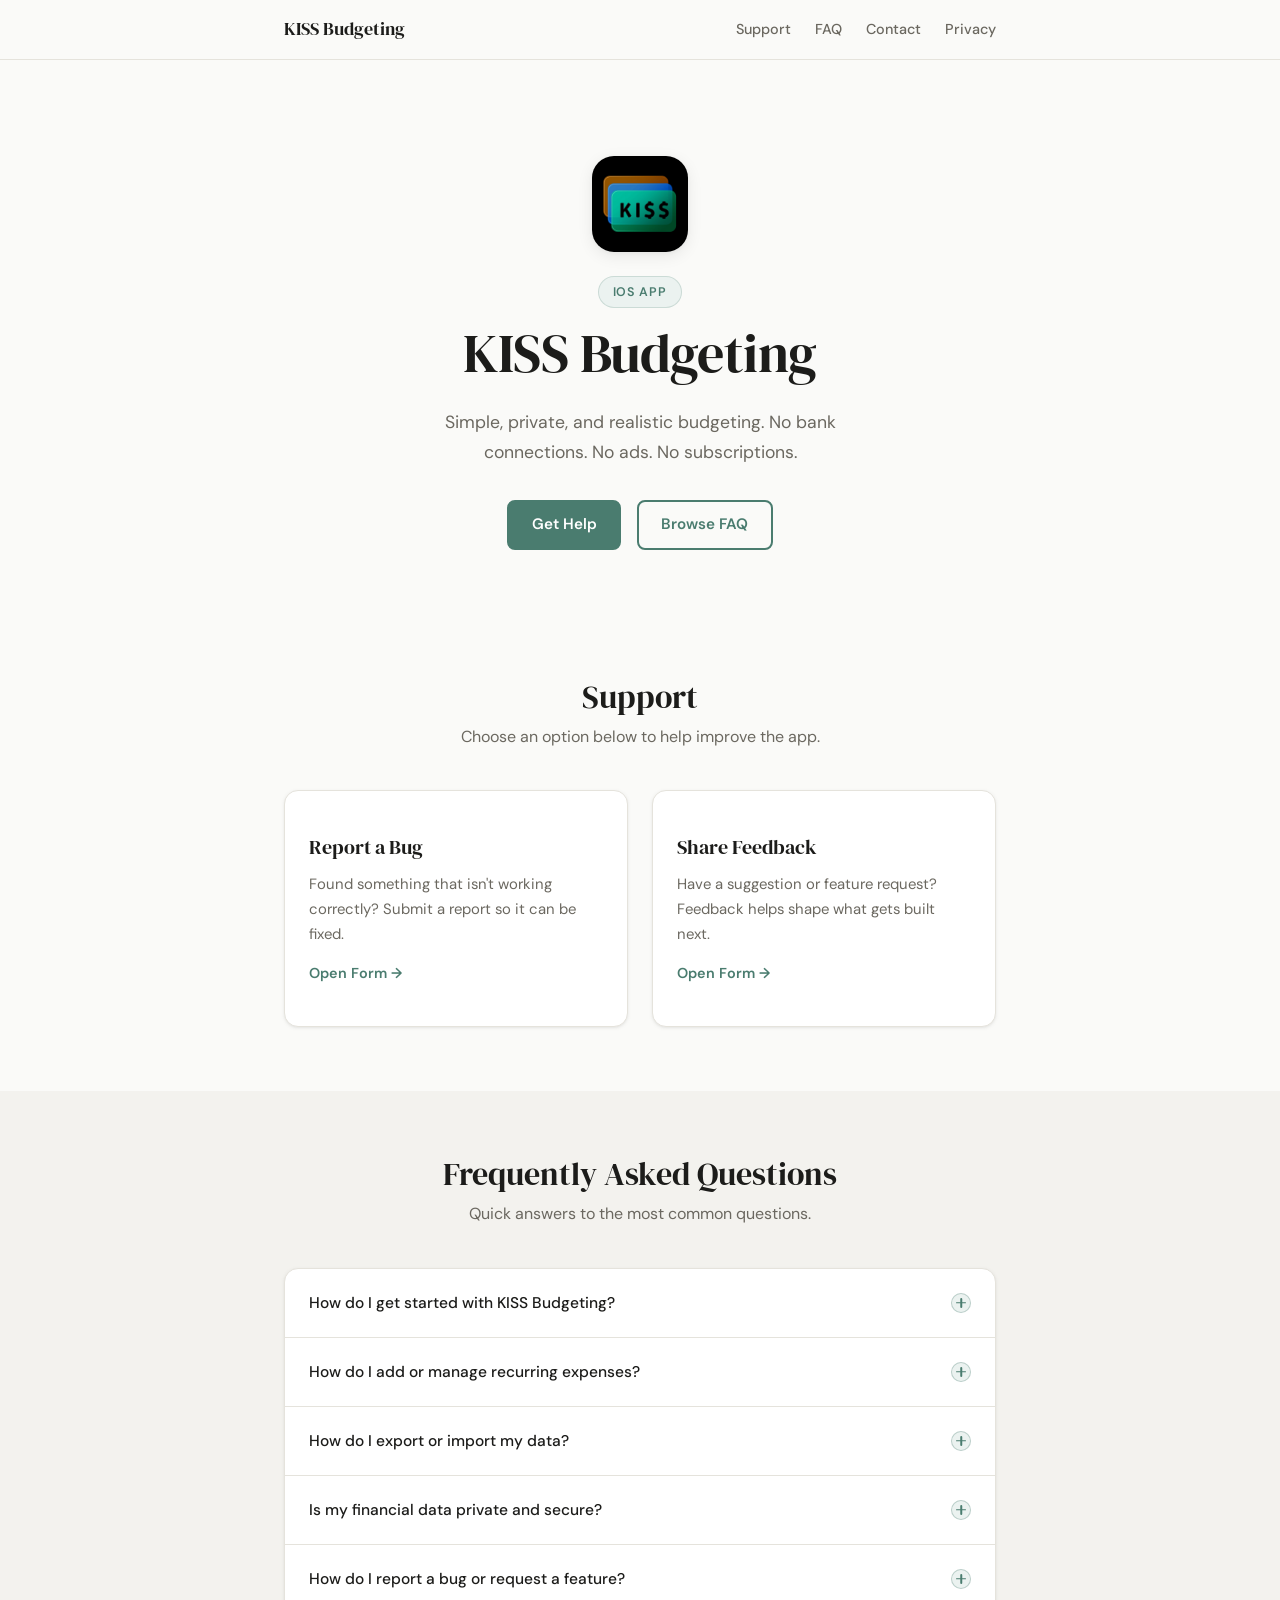
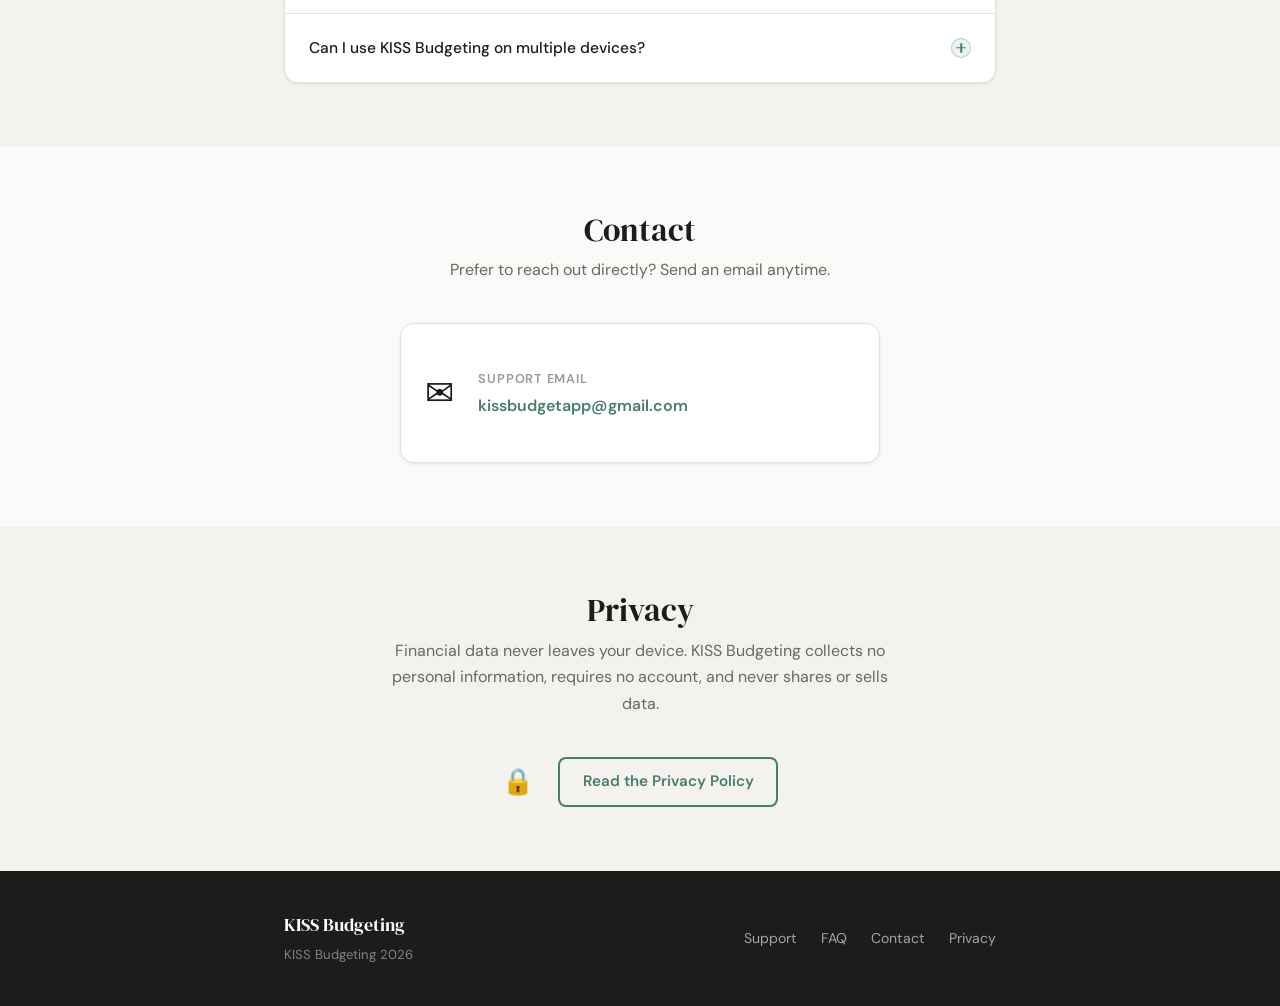
<file: index.html>
<!DOCTYPE html>
<html lang="en">
<head>
  <meta charset="UTF-8" />
  <meta name="viewport" content="width=device-width, initial-scale=1.0" />
  <title>KISS Budgeting — Support</title>
  <meta name="description" content="Support page for KISS Budgeting — simple, private, and realistic budgeting for iOS." />
  <link rel="stylesheet" href="styles.css" />
  <!-- Google Font: DM Serif Display (headings) + DM Sans (body) -->
  <link rel="preconnect" href="https://fonts.googleapis.com" />
  <link rel="preconnect" href="https://fonts.gstatic.com" crossorigin />
  <link href="https://fonts.googleapis.com/css2?family=DM+Serif+Display&family=DM+Sans:wght@400;500;600&display=swap" rel="stylesheet" />
</head>
<body>

  <!-- =============================================
       NAVIGATION
       ============================================= -->
  <header class="site-header" role="banner">
    <nav class="nav container" aria-label="Main navigation">
      <a href="#hero" class="nav-logo">KISS Budgeting</a>
      <button class="nav-toggle" aria-label="Toggle navigation" aria-expanded="false" aria-controls="nav-links">
        <span></span><span></span><span></span>
      </button>
      <ul class="nav-links" id="nav-links" role="list">
        <li><a href="#support">Support</a></li>
        <li><a href="#faq">FAQ</a></li>
        <li><a href="#contact">Contact</a></li>
        <li><a href="#privacy">Privacy</a></li>
      </ul>
    </nav>
  </header>

  <main>

    <!-- =============================================
         HERO SECTION
         ============================================= -->
    <section class="hero" id="hero" aria-labelledby="hero-heading">
      <div class="container hero-inner">
        <img src="icon-1024.png" alt="KISS Budgeting app icon" class="hero-icon" />
        <div class="hero-badge">iOS App</div>
        <h1 id="hero-heading">KISS Budgeting</h1>
        <p class="hero-description">
          Simple, private, and realistic budgeting. No bank connections. No ads. No subscriptions.
        </p>
        <div class="hero-cta">
          <a href="#support" class="btn btn-primary">Get Help</a>
          <a href="#faq" class="btn btn-secondary">Browse FAQ</a>
        </div>
      </div>
    </section>

    <!-- =============================================
         SUPPORT SECTION
         ============================================= -->
    <section class="section" id="support" aria-labelledby="support-heading">
      <div class="container">
        <div class="section-header">
          <h2 id="support-heading">Support</h2>
          <p class="section-subtext">
            Choose an option below to help improve the app.
          </p>
        </div>

        <div class="cards-grid">

          <!-- Bug Report Card -->
          <!-- ✏️ Replace the href with your BUG_REPORT_FORM_LINK -->
          <a href="https://docs.google.com/forms/d/e/1FAIpQLSfZ93s4wjgiHuYrOPHpMkHc3t2NExLwQOU1WjkF3ZdzbT8l6g/viewform?usp=publish-editor"
             target="_blank"
             rel="noopener noreferrer"
             class="support-card"
             aria-label="Report a bug — opens Google Form">
            <h3>Report a Bug</h3>
            <p>Found something that isn't working correctly? Submit a report so it can be fixed.</p>
            <span class="card-link">Open Form →</span>
          </a>

          <!-- Feedback Card -->
          <!-- ✏️ Replace the href with your USER_FEEDBACK_FORM_LINK -->
          <a href="https://docs.google.com/forms/d/e/1FAIpQLSdt9TGAaaEGHDm-65Jlfi8pLNIt7wnsihGoLQl1Y5aE8Ioxzg/viewform?usp=header"
             target="_blank"
             rel="noopener noreferrer"
             class="support-card"
             aria-label="Share feedback — opens Google Form">
            <h3>Share Feedback</h3>
            <p>Have a suggestion or feature request? Feedback helps shape what gets built next.</p>
            <span class="card-link">Open Form →</span>
          </a>

        </div>
      </div>
    </section>

    <!-- =============================================
         FAQ SECTION
         ============================================= -->
    <section class="section section-alt" id="faq" aria-labelledby="faq-heading">
      <div class="container">
        <div class="section-header">
          <h2 id="faq-heading">Frequently Asked Questions</h2>
          <p class="section-subtext">Quick answers to the most common questions.</p>
        </div>

        <div class="faq-list" role="list">

          <!-- ✏️ Add, remove, or edit FAQ items below -->

          <div class="faq-item" role="listitem">
            <button class="faq-question" aria-expanded="false" aria-controls="faq-1">
              How do I get started with KISS Budgeting?
              <span class="faq-icon" aria-hidden="true"></span>
            </button>
            <div class="faq-answer" id="faq-1" hidden>
              <p>
                When you first open KISS Budgeting, a quick setup guides you through creating spending categories and setting initial budgets. From there, simply log transactions as you spend — the app tracks progress against each budget in real time. No bank account connection required.
              </p>
            </div>
          </div>

          <div class="faq-item" role="listitem">
            <button class="faq-question" aria-expanded="false" aria-controls="faq-2">
              How do I add or manage recurring expenses?
              <span class="faq-icon" aria-hidden="true"></span>
            </button>
            <div class="faq-answer" id="faq-2" hidden>
              <p>
                Navigate to the Recurring section in the app to add subscriptions, bills, or any repeating payment. Set the amount, frequency, and due date so KISS Budgeting can factor them into your budget automatically — no more surprise charges.
              </p>
            </div>
          </div>

          <div class="faq-item" role="listitem">
            <button class="faq-question" aria-expanded="false" aria-controls="faq-3">
              How do I export or import my data?
              <span class="faq-icon" aria-hidden="true"></span>
            </button>
            <div class="faq-answer" id="faq-3" hidden>
              <p>
                Data can be exported from <strong>Settings → Export Data</strong>. This creates a file you can save to Files, iCloud, or share anywhere. To import data on a new device, go to <strong>Settings → Import Data</strong> and select the exported file.
              </p>
            </div>
          </div>

          <div class="faq-item" role="listitem">
            <button class="faq-question" aria-expanded="false" aria-controls="faq-4">
              Is my financial data private and secure?
              <span class="faq-icon" aria-hidden="true"></span>
            </button>
            <div class="faq-answer" id="faq-4" hidden>
              <p>
                Yes — completely. KISS Budgeting is privacy-first by design. All data stays on your device and is never transmitted to any server. There are no bank connections, no account sign-ups, no ads, and no data selling. Your financial information is yours alone.
              </p>
            </div>
          </div>

          <div class="faq-item" role="listitem">
            <button class="faq-question" aria-expanded="false" aria-controls="faq-5">
              How do I report a bug or request a feature?
              <span class="faq-icon" aria-hidden="true"></span>
            </button>
            <div class="faq-answer" id="faq-5" hidden>
              <p>
                Use the forms in the <a href="#support">Support section</a> above — there's a dedicated form for bug reports and another for feature feedback. You can also reach out directly via the email in the <a href="#contact">Contact section</a>.
              </p>
            </div>
          </div>

          <div class="faq-item" role="listitem">
            <button class="faq-question" aria-expanded="false" aria-controls="faq-6">
              Can I use KISS Budgeting on multiple devices?
              <span class="faq-icon" aria-hidden="true"></span>
            </button>
            <div class="faq-answer" id="faq-6" hidden>
              <p>
                Because KISS Budgeting stores data locally for privacy reasons, data doesn't sync automatically between devices. Data can be transferred manually using the Export and Import feature described above.
              </p>
            </div>
          </div>

        </div>
      </div>
    </section>

    <!-- =============================================
         CONTACT SECTION
         ============================================= -->
    <section class="section" id="contact" aria-labelledby="contact-heading">
      <div class="container">
        <div class="section-header">
          <h2 id="contact-heading">Contact</h2>
          <p class="section-subtext">Prefer to reach out directly? Send an email anytime.</p>
        </div>

        <div class="contact-card">
          <div class="contact-icon" aria-hidden="true">✉️</div>
          <div class="contact-body">
            <p class="contact-label">Support Email</p>
            <!-- ✏️ Replace with your SUPPORT_EMAIL -->
            <a href="mailto:kissbudgetapp@gmail.com" class="contact-email">
              kissbudgetapp@gmail.com
            </a>
          </div>
        </div>

      </div>
    </section>

    <!-- =============================================
         PRIVACY SECTION
         ============================================= -->
    <section class="section section-alt" id="privacy" aria-labelledby="privacy-heading">
      <div class="container">
        <div class="section-header">
          <h2 id="privacy-heading">Privacy</h2>
          <p class="section-subtext">
            Financial data never leaves your device. KISS Budgeting collects no personal information, requires no account, and never shares or sells data.
          </p>
        </div>

        <div class="privacy-card">
          <span aria-hidden="true">🔒</span>
          <a href="privacy.html" class="btn btn-secondary" aria-label="Read the full Privacy Policy">
            Read the Privacy Policy
          </a>
        </div>

      </div>
    </section>

  </main>

  <!-- =============================================
       FOOTER
       ============================================= -->
  <footer class="footer" role="contentinfo">
    <div class="container footer-inner">
      <div class="footer-brand">
        <span class="footer-logo">KISS Budgeting</span>
        <!-- ✏️ Replace year as needed -->
        <span class="footer-copy">KISS Budgeting 2026</span>
      </div>
      <nav class="footer-nav" aria-label="Footer navigation">
        <a href="#support">Support</a>
        <a href="#faq">FAQ</a>
        <a href="#contact">Contact</a>
        <a href="#privacy">Privacy</a>
      </nav>
    </div>
  </footer>

  <script src="script.js"></script>
</body>
</html>
</file>
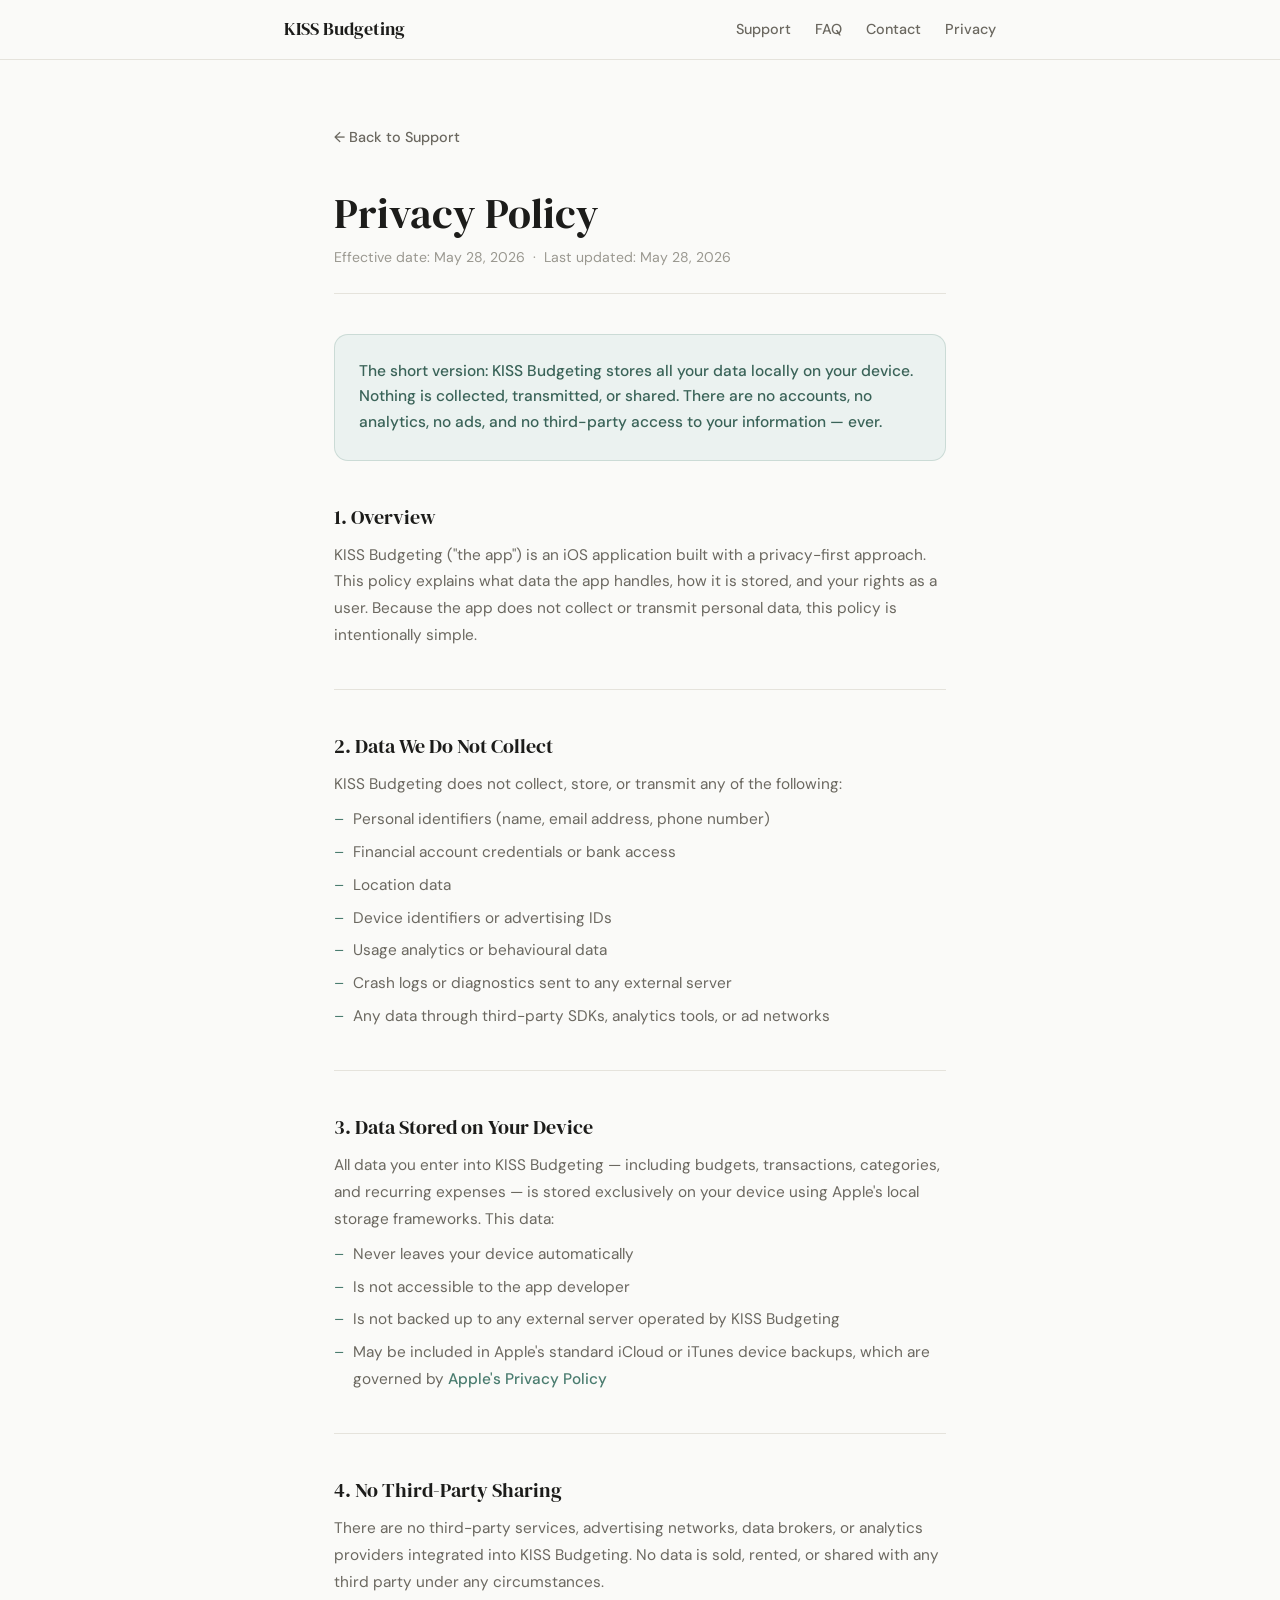
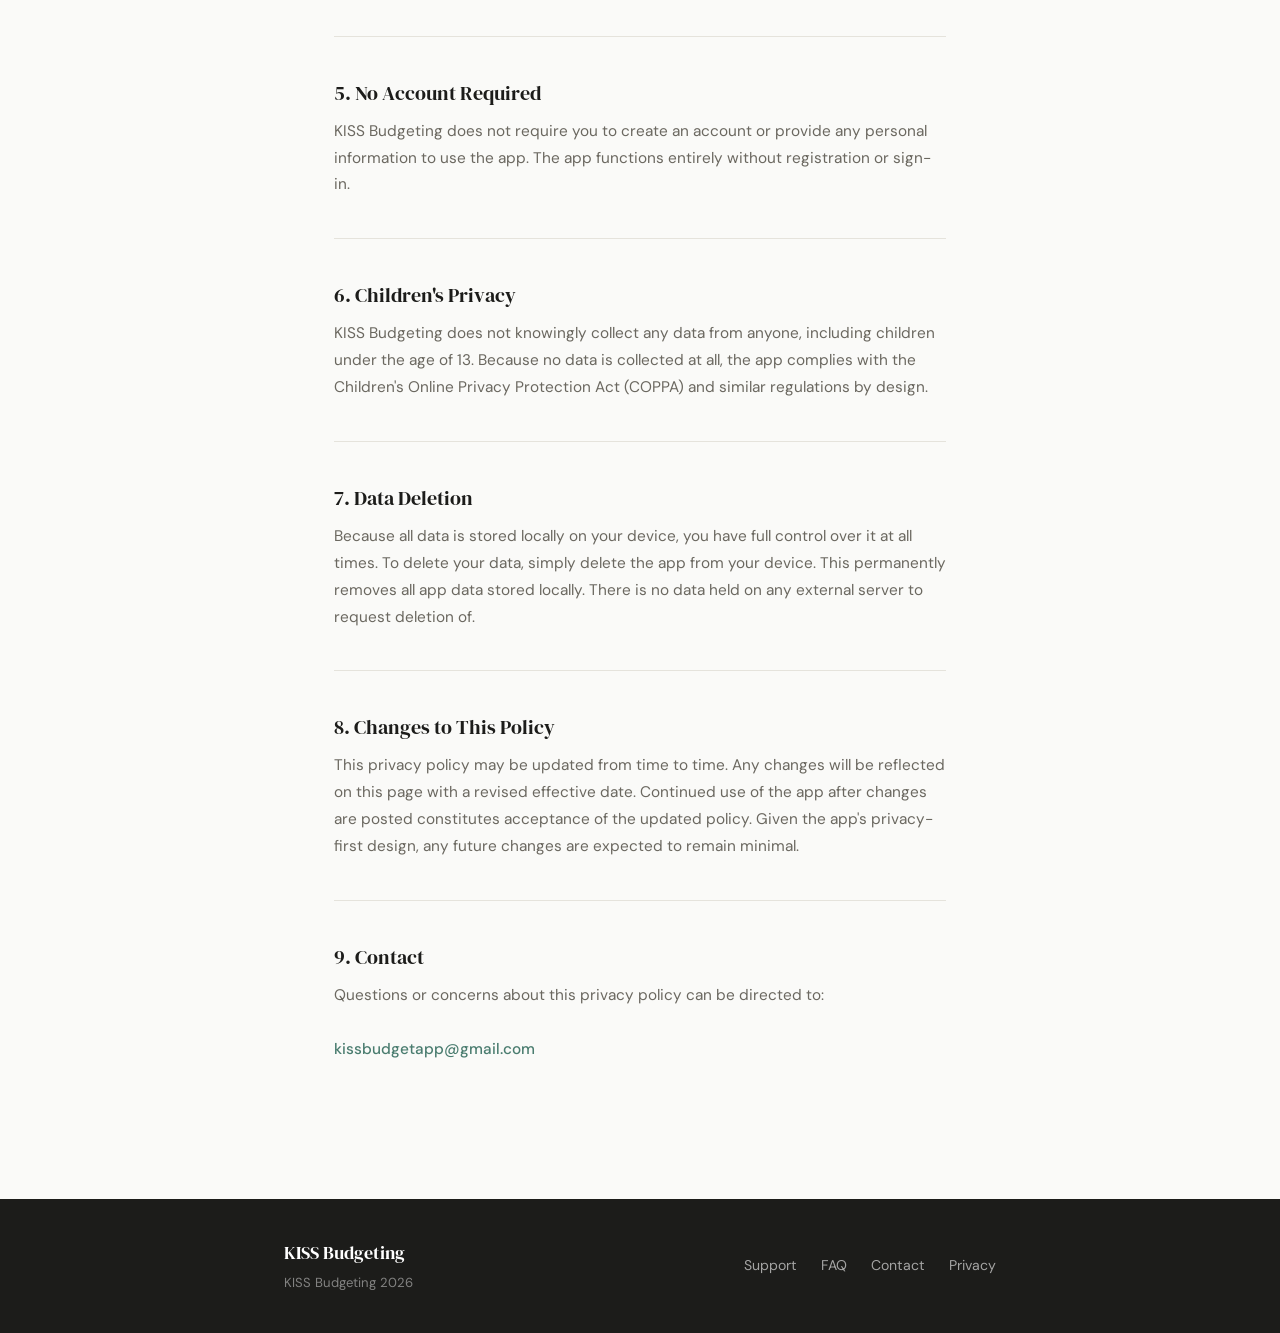
<file: privacy.html>
<!DOCTYPE html>
<html lang="en">
<head>
  <meta charset="UTF-8" />
  <meta name="viewport" content="width=device-width, initial-scale=1.0" />
  <title>Privacy Policy — KISS Budgeting</title>
  <meta name="description" content="Privacy Policy for KISS Budgeting — your data never leaves your device." />
  <link rel="stylesheet" href="styles.css" />
  <link rel="preconnect" href="https://fonts.googleapis.com" />
  <link rel="preconnect" href="https://fonts.gstatic.com" crossorigin />
  <link href="https://fonts.googleapis.com/css2?family=DM+Serif+Display&family=DM+Sans:wght@400;500;600&display=swap" rel="stylesheet" />
  <style>
    /* Privacy page-specific styles */
    .privacy-page {
      padding: var(--space-xl) 0 var(--space-2xl);
    }

    .privacy-page .container {
      max-width: 660px;
    }

    .privacy-back {
      display: inline-flex;
      align-items: center;
      gap: 6px;
      font-size: 0.9rem;
      font-weight: 500;
      color: var(--color-text-muted);
      text-decoration: none;
      margin-bottom: var(--space-lg);
      transition: color var(--transition);
    }

    .privacy-back:hover,
    .privacy-back:focus-visible {
      color: var(--color-accent);
      text-decoration: none;
    }

    .privacy-header {
      margin-bottom: var(--space-lg);
      padding-bottom: var(--space-md);
      border-bottom: 1px solid var(--color-border);
    }

    .privacy-header h1 {
      font-family: var(--font-heading);
      font-size: clamp(1.8rem, 4vw, 2.6rem);
      font-weight: 400;
      line-height: 1.15;
      margin-bottom: var(--space-xs);
    }

    .privacy-meta {
      font-size: 0.88rem;
      color: var(--color-text-light);
    }

    .privacy-summary {
      background: var(--color-accent-soft);
      border: 1px solid rgba(74,124,111,0.2);
      border-radius: var(--radius-md);
      padding: var(--space-md);
      margin-bottom: var(--space-lg);
    }

    .privacy-summary p {
      font-size: 0.97rem;
      color: var(--color-accent-dark);
      line-height: 1.65;
      font-weight: 500;
    }

    .policy-section {
      margin-bottom: var(--space-lg);
    }

    .policy-section h2 {
      font-family: var(--font-heading);
      font-size: 1.25rem;
      font-weight: 400;
      color: var(--color-text);
      margin-bottom: var(--space-xs);
    }

    .policy-section p,
    .policy-section li {
      font-size: 0.96rem;
      color: var(--color-text-muted);
      line-height: 1.75;
    }

    .policy-section ul {
      list-style: none;
      padding: 0;
      margin-top: var(--space-xs);
      display: flex;
      flex-direction: column;
      gap: 6px;
    }

    .policy-section ul li {
      padding-left: 1.2rem;
      position: relative;
    }

    .policy-section ul li::before {
      content: '–';
      position: absolute;
      left: 0;
      color: var(--color-accent);
    }

    .policy-section a {
      font-weight: 500;
    }

    .policy-divider {
      border: none;
      border-top: 1px solid var(--color-border);
      margin: var(--space-lg) 0;
    }
  </style>
</head>
<body>

  <!-- NAVIGATION -->
  <header class="site-header" role="banner">
    <nav class="nav container" aria-label="Main navigation">
      <a href="index.html" class="nav-logo">KISS Budgeting</a>
      <ul class="nav-links" id="nav-links" role="list">
        <li><a href="index.html#support">Support</a></li>
        <li><a href="index.html#faq">FAQ</a></li>
        <li><a href="index.html#contact">Contact</a></li>
        <li><a href="index.html#privacy">Privacy</a></li>
      </ul>
    </nav>
  </header>

  <main>
    <div class="privacy-page">
      <div class="container">

        <a href="index.html" class="privacy-back" aria-label="Back to support page">
          ← Back to Support
        </a>

        <div class="privacy-header">
          <h1>Privacy Policy</h1>
          <!-- ✏️ Update this date whenever you revise the policy -->
          <p class="privacy-meta">Effective date: May 28, 2026 &nbsp;·&nbsp; Last updated: May 28, 2026</p>
        </div>

        <!-- Plain-language summary at the top -->
        <div class="privacy-summary" role="note" aria-label="Privacy summary">
          <p>
            The short version: KISS Budgeting stores all your data locally on your device.
            Nothing is collected, transmitted, or shared. There are no accounts, no analytics, no ads, and no third-party access to your information — ever.
          </p>
        </div>

        <!-- 1 -->
        <div class="policy-section">
          <h2>1. Overview</h2>
          <p>
            KISS Budgeting ("the app") is an iOS application built with a privacy-first approach.
            This policy explains what data the app handles, how it is stored, and your rights as a user.
            Because the app does not collect or transmit personal data, this policy is intentionally simple.
          </p>
        </div>

        <hr class="policy-divider" />

        <!-- 2 -->
        <div class="policy-section">
          <h2>2. Data We Do Not Collect</h2>
          <p>KISS Budgeting does not collect, store, or transmit any of the following:</p>
          <ul>
            <li>Personal identifiers (name, email address, phone number)</li>
            <li>Financial account credentials or bank access</li>
            <li>Location data</li>
            <li>Device identifiers or advertising IDs</li>
            <li>Usage analytics or behavioural data</li>
            <li>Crash logs or diagnostics sent to any external server</li>
            <li>Any data through third-party SDKs, analytics tools, or ad networks</li>
          </ul>
        </div>

        <hr class="policy-divider" />

        <!-- 3 -->
        <div class="policy-section">
          <h2>3. Data Stored on Your Device</h2>
          <p>
            All data you enter into KISS Budgeting — including budgets, transactions, categories, and recurring expenses — is stored exclusively on your device using Apple's local storage frameworks. This data:
          </p>
          <ul>
            <li>Never leaves your device automatically</li>
            <li>Is not accessible to the app developer</li>
            <li>Is not backed up to any external server operated by KISS Budgeting</li>
            <li>May be included in Apple's standard iCloud or iTunes device backups, which are governed by <a href="https://www.apple.com/legal/privacy/" target="_blank" rel="noopener noreferrer">Apple's Privacy Policy</a></li>
          </ul>
        </div>

        <hr class="policy-divider" />

        <!-- 4 -->
        <div class="policy-section">
          <h2>4. No Third-Party Sharing</h2>
          <p>
            There are no third-party services, advertising networks, data brokers, or analytics providers integrated into KISS Budgeting. No data is sold, rented, or shared with any third party under any circumstances.
          </p>
        </div>

        <hr class="policy-divider" />

        <!-- 5 -->
        <div class="policy-section">
          <h2>5. No Account Required</h2>
          <p>
            KISS Budgeting does not require you to create an account or provide any personal information to use the app. The app functions entirely without registration or sign-in.
          </p>
        </div>

        <hr class="policy-divider" />

        <!-- 6 -->
        <div class="policy-section">
          <h2>6. Children's Privacy</h2>
          <p>
            KISS Budgeting does not knowingly collect any data from anyone, including children under the age of 13. Because no data is collected at all, the app complies with the Children's Online Privacy Protection Act (COPPA) and similar regulations by design.
          </p>
        </div>

        <hr class="policy-divider" />

        <!-- 7 -->
        <div class="policy-section">
          <h2>7. Data Deletion</h2>
          <p>
            Because all data is stored locally on your device, you have full control over it at all times. To delete your data, simply delete the app from your device. This permanently removes all app data stored locally. There is no data held on any external server to request deletion of.
          </p>
        </div>

        <hr class="policy-divider" />

        <!-- 8 -->
        <div class="policy-section">
          <h2>8. Changes to This Policy</h2>
          <p>
            This privacy policy may be updated from time to time. Any changes will be reflected on this page with a revised effective date. Continued use of the app after changes are posted constitutes acceptance of the updated policy. Given the app's privacy-first design, any future changes are expected to remain minimal.
          </p>
        </div>

        <hr class="policy-divider" />

        <!-- 9 -->
        <div class="policy-section">
          <h2>9. Contact</h2>
          <p>
            Questions or concerns about this privacy policy can be directed to:
            <br /><br />
            <!-- ✏️ Replace with your SUPPORT_EMAIL if different -->
            <a href="mailto:kissbudgetapp@gmail.com">kissbudgetapp@gmail.com</a>
          </p>
        </div>

      </div>
    </div>
  </main>

  <!-- FOOTER -->
  <footer class="footer" role="contentinfo">
    <div class="container footer-inner">
      <div class="footer-brand">
        <span class="footer-logo">KISS Budgeting</span>
        <span class="footer-copy">KISS Budgeting 2026</span>
      </div>
      <nav class="footer-nav" aria-label="Footer navigation">
        <a href="index.html#support">Support</a>
        <a href="index.html#faq">FAQ</a>
        <a href="index.html#contact">Contact</a>
        <a href="privacy.html">Privacy</a>
      </nav>
    </div>
  </footer>

</body>
</html>
</file>
<file: styles.css>
/* ==============================================
   KISS BUDGETING — Support Site Stylesheet
   ✏️ To retheme: edit the CSS variables in :root
   ============================================== */

/* -----------------------------------------------
   CSS VARIABLES (Design Tokens)
----------------------------------------------- */
:root {
  /* Colors */
  --color-bg:          #FAFAF8;      /* warm off-white page background */
  --color-bg-alt:      #F3F2EE;      /* slightly deeper for alternating sections */
  --color-surface:     #FFFFFF;      /* card / component backgrounds */
  --color-border:      #E5E3DC;      /* subtle borders */
  --color-accent:      #4A7C6F;      /* sage green — primary brand accent */
  --color-accent-dark: #3A6358;      /* hover state for accent */
  --color-accent-soft: #EBF2F0;      /* very light tint for backgrounds */
  --color-text:        #1C1C1A;      /* near-black body text */
  --color-text-muted:  #6B6860;      /* secondary / descriptive text */
  --color-text-light:  #9A9890;      /* placeholders, captions */

  /* Typography */
  --font-heading: 'DM Serif Display', Georgia, serif;
  --font-body:    'DM Sans', system-ui, sans-serif;

  /* Spacing scale */
  --space-xs:  0.5rem;
  --space-sm:  1rem;
  --space-md:  1.5rem;
  --space-lg:  2.5rem;
  --space-xl:  4rem;
  --space-2xl: 6rem;

  /* Radii */
  --radius-sm: 8px;
  --radius-md: 14px;
  --radius-lg: 20px;

  /* Shadows */
  --shadow-sm: 0 1px 4px rgba(0,0,0,0.06), 0 1px 2px rgba(0,0,0,0.04);
  --shadow-md: 0 4px 16px rgba(0,0,0,0.08), 0 1px 4px rgba(0,0,0,0.04);

  /* Transitions */
  --transition: 0.18s ease;

  /* Layout */
  --max-width: 760px;
  --header-height: 60px;
}

/* -----------------------------------------------
   RESET & BASE
----------------------------------------------- */
*, *::before, *::after {
  box-sizing: border-box;
  margin: 0;
  padding: 0;
}

html {
  scroll-behavior: smooth;
  scroll-padding-top: calc(var(--header-height) + 16px);
  font-size: 16px;
  -webkit-text-size-adjust: 100%;
}

body {
  font-family: var(--font-body);
  background-color: var(--color-bg);
  color: var(--color-text);
  line-height: 1.65;
  min-height: 100vh;
}

img {
  max-width: 100%;
  display: block;
}

a {
  color: var(--color-accent);
  text-decoration: none;
}

a:hover,
a:focus-visible {
  color: var(--color-accent-dark);
  text-decoration: underline;
}

/* Focus ring — accessible, not intrusive */
:focus-visible {
  outline: 2px solid var(--color-accent);
  outline-offset: 3px;
  border-radius: 4px;
}

/* -----------------------------------------------
   LAYOUT UTILITIES
----------------------------------------------- */
.container {
  width: 100%;
  max-width: var(--max-width);
  margin-left: auto;
  margin-right: auto;
  padding-left: var(--space-md);
  padding-right: var(--space-md);
}

/* -----------------------------------------------
   HEADER / NAV
----------------------------------------------- */
.site-header {
  position: sticky;
  top: 0;
  z-index: 100;
  background: rgba(250, 250, 248, 0.92);
  backdrop-filter: blur(12px);
  -webkit-backdrop-filter: blur(12px);
  border-bottom: 1px solid var(--color-border);
  height: var(--header-height);
  display: flex;
  align-items: center;
}

.nav {
  display: flex;
  align-items: center;
  justify-content: space-between;
  gap: var(--space-md);
  height: 100%;
}

.nav-logo {
  font-family: var(--font-heading);
  font-size: 1.15rem;
  color: var(--color-text);
  text-decoration: none;
  white-space: nowrap;
  flex-shrink: 0;
}

.nav-logo:hover,
.nav-logo:focus-visible {
  color: var(--color-accent);
  text-decoration: none;
}

.nav-links {
  list-style: none;
  display: flex;
  align-items: center;
  gap: var(--space-md);
}

.nav-links a {
  font-size: 0.9rem;
  font-weight: 500;
  color: var(--color-text-muted);
  text-decoration: none;
  transition: color var(--transition);
}

.nav-links a:hover,
.nav-links a:focus-visible {
  color: var(--color-accent);
  text-decoration: none;
}

/* Hamburger — hidden on desktop */
.nav-toggle {
  display: none;
  flex-direction: column;
  justify-content: center;
  gap: 5px;
  background: none;
  border: none;
  cursor: pointer;
  padding: 4px;
  width: 32px;
  height: 32px;
}

.nav-toggle span {
  display: block;
  width: 22px;
  height: 2px;
  background: var(--color-text);
  border-radius: 2px;
  transition: transform var(--transition), opacity var(--transition);
}

/* Hamburger open state */
.nav-toggle[aria-expanded="true"] span:nth-child(1) {
  transform: translateY(7px) rotate(45deg);
}
.nav-toggle[aria-expanded="true"] span:nth-child(2) {
  opacity: 0;
}
.nav-toggle[aria-expanded="true"] span:nth-child(3) {
  transform: translateY(-7px) rotate(-45deg);
}

/* -----------------------------------------------
   BUTTONS
----------------------------------------------- */
.btn {
  display: inline-flex;
  align-items: center;
  justify-content: center;
  font-family: var(--font-body);
  font-size: 0.95rem;
  font-weight: 600;
  border-radius: var(--radius-sm);
  padding: 0.65rem 1.4rem;
  cursor: pointer;
  border: 2px solid transparent;
  transition: background var(--transition), color var(--transition), border-color var(--transition), box-shadow var(--transition);
  text-decoration: none;
  white-space: nowrap;
}

.btn-primary {
  background: var(--color-accent);
  color: #fff;
  border-color: var(--color-accent);
}

.btn-primary:hover,
.btn-primary:focus-visible {
  background: var(--color-accent-dark);
  border-color: var(--color-accent-dark);
  color: #fff;
  text-decoration: none;
  box-shadow: 0 4px 12px rgba(74,124,111,0.25);
}

.btn-secondary {
  background: transparent;
  color: var(--color-accent);
  border-color: var(--color-accent);
}

.btn-secondary:hover,
.btn-secondary:focus-visible {
  background: var(--color-accent-soft);
  color: var(--color-accent-dark);
  text-decoration: none;
}

/* -----------------------------------------------
   SECTIONS
----------------------------------------------- */
.section {
  padding: var(--space-xl) 0;
}

.section-alt {
  background-color: var(--color-bg-alt);
}

.section-header {
  text-align: center;
  margin-bottom: var(--space-lg);
}

.section-header h2 {
  font-family: var(--font-heading);
  font-size: 2rem;
  font-weight: 400;
  color: var(--color-text);
  margin-bottom: var(--space-xs);
  line-height: 1.2;
}

.section-subtext {
  color: var(--color-text-muted);
  font-size: 1rem;
  max-width: 520px;
  margin: 0 auto;
}

/* -----------------------------------------------
   HERO
----------------------------------------------- */
.hero {
  padding: var(--space-2xl) 0 var(--space-xl);
  text-align: center;
  background: var(--color-bg);
}

.hero-inner {
  display: flex;
  flex-direction: column;
  align-items: center;
  gap: var(--space-sm);
}

.hero-icon {
  width: 96px;
  height: 96px;
  border-radius: 22px;
  box-shadow: var(--shadow-md);
  margin-bottom: var(--space-xs);
}

.hero-badge {
  display: inline-block;
  font-size: 0.78rem;
  font-weight: 600;
  letter-spacing: 0.08em;
  text-transform: uppercase;
  color: var(--color-accent);
  background: var(--color-accent-soft);
  border: 1px solid rgba(74,124,111,0.2);
  border-radius: 999px;
  padding: 0.3rem 0.85rem;
}

.hero h1 {
  font-family: var(--font-heading);
  font-size: clamp(2.4rem, 6vw, 3.4rem);
  font-weight: 400;
  line-height: 1.1;
  color: var(--color-text);
  letter-spacing: -0.01em;
}

.hero-description {
  font-size: 1.1rem;
  color: var(--color-text-muted);
  max-width: 480px;
  line-height: 1.7;
  margin-top: var(--space-xs);
}

.hero-cta {
  display: flex;
  gap: var(--space-sm);
  flex-wrap: wrap;
  justify-content: center;
  margin-top: var(--space-sm);
}

/* -----------------------------------------------
   SUPPORT CARDS
----------------------------------------------- */
.cards-grid {
  display: grid;
  grid-template-columns: repeat(auto-fit, minmax(260px, 1fr));
  gap: var(--space-md);
}

.support-card {
  display: flex;
  flex-direction: column;
  gap: var(--space-xs);
  background: var(--color-surface);
  border: 1px solid var(--color-border);
  border-radius: var(--radius-md);
  padding: var(--space-lg) var(--space-md);
  text-decoration: none;
  color: var(--color-text);
  box-shadow: var(--shadow-sm);
  transition: box-shadow var(--transition), border-color var(--transition), transform var(--transition);
}

.support-card:hover,
.support-card:focus-visible {
  box-shadow: var(--shadow-md);
  border-color: var(--color-accent);
  transform: translateY(-2px);
  text-decoration: none;
  color: var(--color-text);
}

.card-icon {
  font-size: 2rem;
  line-height: 1;
  margin-bottom: var(--space-xs);
}

.support-card h3 {
  font-family: var(--font-heading);
  font-size: 1.25rem;
  font-weight: 400;
}

.support-card p {
  font-size: 0.93rem;
  color: var(--color-text-muted);
  flex: 1;
}

.card-link {
  font-size: 0.9rem;
  font-weight: 600;
  color: var(--color-accent);
  margin-top: var(--space-xs);
}

/* -----------------------------------------------
   FAQ ACCORDION
----------------------------------------------- */
.faq-list {
  display: flex;
  flex-direction: column;
  gap: 0;
  border: 1px solid var(--color-border);
  border-radius: var(--radius-md);
  overflow: hidden;
  background: var(--color-surface);
  box-shadow: var(--shadow-sm);
}

.faq-item {
  border-bottom: 1px solid var(--color-border);
}

.faq-item:last-child {
  border-bottom: none;
}

.faq-question {
  width: 100%;
  display: flex;
  align-items: center;
  justify-content: space-between;
  gap: var(--space-sm);
  background: none;
  border: none;
  cursor: pointer;
  padding: var(--space-md);
  font-family: var(--font-body);
  font-size: 0.97rem;
  font-weight: 500;
  color: var(--color-text);
  text-align: left;
  transition: background var(--transition), color var(--transition);
}

.faq-question:hover,
.faq-question:focus-visible {
  background: var(--color-accent-soft);
  color: var(--color-accent-dark);
}

.faq-icon {
  width: 20px;
  height: 20px;
  flex-shrink: 0;
  position: relative;
  border-radius: 50%;
  background: var(--color-accent-soft);
  border: 1.5px solid rgba(74,124,111,0.3);
}

/* Plus / minus icon via pseudo-elements */
.faq-icon::before,
.faq-icon::after {
  content: '';
  position: absolute;
  top: 50%;
  left: 50%;
  background: var(--color-accent);
  border-radius: 2px;
  transition: transform var(--transition), opacity var(--transition);
}

.faq-icon::before {
  width: 10px;
  height: 1.5px;
  transform: translate(-50%, -50%);
}

.faq-icon::after {
  width: 1.5px;
  height: 10px;
  transform: translate(-50%, -50%);
}

/* When expanded, hide the vertical bar (turning + into −) */
.faq-question[aria-expanded="true"] .faq-icon::after {
  opacity: 0;
  transform: translate(-50%, -50%) rotate(90deg);
}

.faq-question[aria-expanded="true"] {
  color: var(--color-accent-dark);
  background: var(--color-accent-soft);
}

.faq-answer {
  padding: 0 var(--space-md) var(--space-md);
  font-size: 0.95rem;
  color: var(--color-text-muted);
  line-height: 1.75;
  animation: fadeIn 0.18s ease;
}

.faq-answer a {
  font-weight: 500;
}

@keyframes fadeIn {
  from { opacity: 0; transform: translateY(-4px); }
  to   { opacity: 1; transform: translateY(0); }
}

/* -----------------------------------------------
   CONTACT
----------------------------------------------- */
.contact-card {
  display: flex;
  align-items: center;
  gap: var(--space-md);
  background: var(--color-surface);
  border: 1px solid var(--color-border);
  border-radius: var(--radius-md);
  padding: var(--space-lg) var(--space-md);
  box-shadow: var(--shadow-sm);
  max-width: 480px;
  margin: 0 auto;
}

.contact-icon {
  font-size: 2.2rem;
  flex-shrink: 0;
}

.contact-body {
  display: flex;
  flex-direction: column;
  gap: 4px;
}

.contact-label {
  font-size: 0.8rem;
  font-weight: 600;
  letter-spacing: 0.06em;
  text-transform: uppercase;
  color: var(--color-text-light);
}

.contact-email {
  font-size: 1rem;
  font-weight: 600;
  color: var(--color-accent);
}

.contact-email:hover,
.contact-email:focus-visible {
  color: var(--color-accent-dark);
}

.contact-response {
  font-size: 0.88rem;
  color: var(--color-text-muted);
  margin-top: 2px;
}

/* -----------------------------------------------
   PRIVACY
----------------------------------------------- */
.privacy-card {
  display: flex;
  align-items: center;
  justify-content: center;
  gap: var(--space-md);
  flex-wrap: wrap;
  font-size: 1.6rem;
}

/* -----------------------------------------------
   FOOTER
----------------------------------------------- */
.footer {
  background: var(--color-text);
  color: rgba(255,255,255,0.7);
  padding: var(--space-lg) 0;
  margin-top: 0;
}

.footer-inner {
  display: flex;
  align-items: center;
  justify-content: space-between;
  gap: var(--space-md);
  flex-wrap: wrap;
}

.footer-brand {
  display: flex;
  flex-direction: column;
  gap: 4px;
}

.footer-logo {
  font-family: var(--font-heading);
  font-size: 1.1rem;
  color: #fff;
}

.footer-copy {
  font-size: 0.82rem;
  color: rgba(255,255,255,0.45);
}

.footer-nav {
  display: flex;
  gap: var(--space-md);
  flex-wrap: wrap;
}

.footer-nav a {
  font-size: 0.88rem;
  color: rgba(255,255,255,0.6);
  text-decoration: none;
  transition: color var(--transition);
}

.footer-nav a:hover,
.footer-nav a:focus-visible {
  color: #fff;
  text-decoration: none;
}

/* -----------------------------------------------
   RESPONSIVE — MOBILE
----------------------------------------------- */
@media (max-width: 640px) {

  :root {
    --space-xl: 3rem;
    --space-2xl: 3.5rem;
  }

  /* Mobile nav */
  .nav-toggle {
    display: flex;
  }

  .nav-links {
    display: none;
    position: absolute;
    top: var(--header-height);
    left: 0;
    right: 0;
    flex-direction: column;
    align-items: stretch;
    gap: 0;
    background: var(--color-surface);
    border-bottom: 1px solid var(--color-border);
    box-shadow: 0 8px 24px rgba(0,0,0,0.08);
    padding: var(--space-xs) 0;
  }

  .nav-links.is-open {
    display: flex;
  }

  .nav-links li {
    width: 100%;
  }

  .nav-links a {
    display: block;
    padding: 0.85rem var(--space-md);
    font-size: 1rem;
    border-bottom: 1px solid var(--color-border);
  }

  .nav-links li:last-child a {
    border-bottom: none;
  }

  .hero h1 {
    font-size: 2.2rem;
  }

  .section-header h2 {
    font-size: 1.65rem;
  }

  .cards-grid {
    grid-template-columns: 1fr;
  }

  .contact-card {
    flex-direction: column;
    text-align: center;
    align-items: center;
  }

  .footer-inner {
    flex-direction: column;
    align-items: flex-start;
    gap: var(--space-md);
  }

  .footer-nav {
    gap: var(--space-sm);
  }
}
</file>
